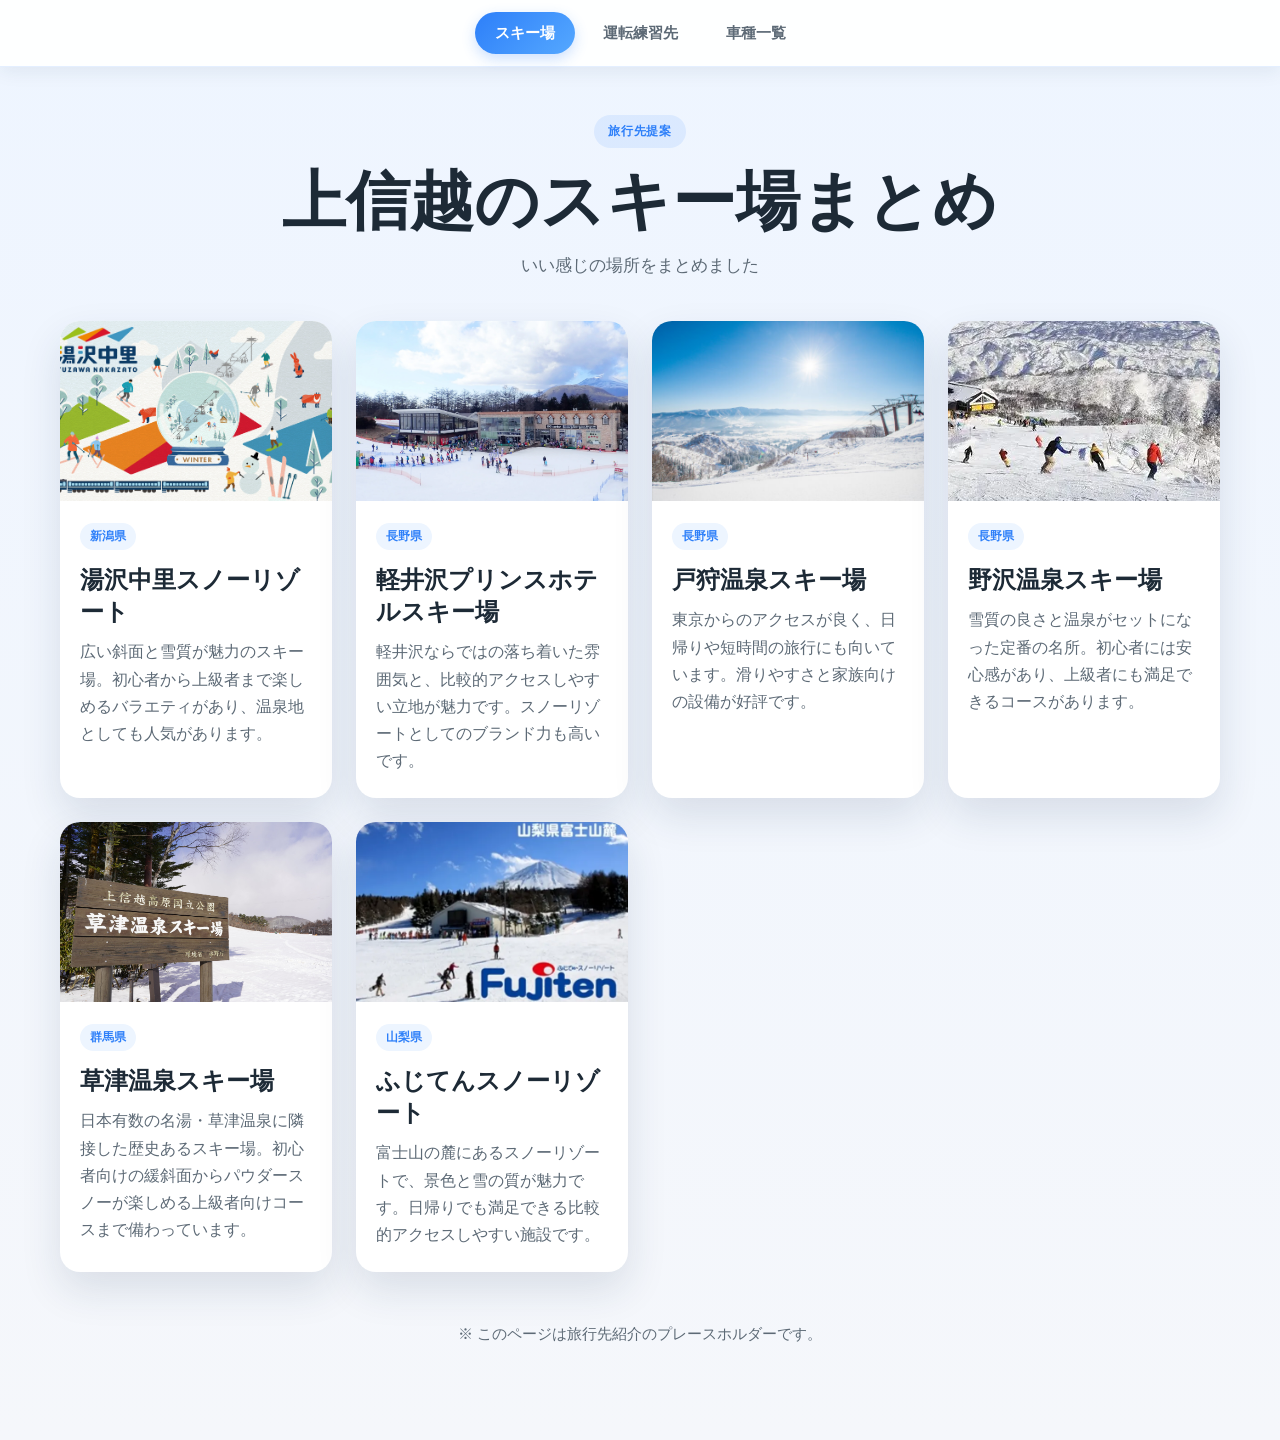
<file: index.html>
<!DOCTYPE html>
<html lang="ja">
  <head>
    <meta charset="UTF-8" />
    <meta name="viewport" content="width=device-width, initial-scale=1.0" />
    <title>スキー・スノボ旅行計画</title>
    <link rel="stylesheet" href="style/style.css" />
  </head>
  <body>
    <nav class="nav-links" aria-label="サイトナビゲーション">
      <a href="index.html" class="nav-item active" aria-current="page">スキー場</a>
      <a href="driving_locations.html" class="nav-item">運転練習先</a>
      <a href="vehicle_lineup.html" class="nav-item">車種一覧</a>
    </nav>

    <main class="container">
      <section class="hero">
        <span class="eyebrow">旅行先提案</span>
        <h1>上信越のスキー場まとめ</h1>
        <p class="lead">いい感じの場所をまとめました</p>
      </section>

      <section class="grid" aria-label="旅行先一覧">
        <article
          class="card"
          tabindex="0"
          data-name="湯沢中里スノーリゾート"
          data-tag="新潟県"
          data-summary="広い斜面と雪質が魅力のスキー場。初心者から上級者まで楽しめるバラエティがあり、温泉地としても人気があります。"
          data-season="おすすめ時期：12月〜3月"
          data-audience="向いている人：雪質と温泉を重視したい人"
          data-map="湯沢中里スノーリゾート"
          data-url="https://www.yuzawa-nakazato.com/"
        >
          <img class="photo" src="images/yuzawanakazato.jpg" alt="湯沢中里スノーリゾートのゲレンデ" />
          <div class="content">
            <span class="tag">新潟県</span>
            <h2>湯沢中里スノーリゾート</h2>
            <p>広い斜面と雪質が魅力のスキー場。初心者から上級者まで楽しめるバラエティがあり、温泉地としても人気があります。</p>
          </div>
        </article>

        <article
          class="card"
          tabindex="0"
          data-name="軽井沢プリンスホテルスキー場"
          data-tag="長野県"
          data-summary="軽井沢ならではの落ち着いた雰囲気と、比較的アクセスしやすい立地が魅力です。スノーリゾートとしてのブランド力も高いです。"
          data-season="おすすめ時期：12月〜2月"
          data-audience="向いている人：アクセスの良さと上質なリゾート感を重視したい人"
          data-map="軽井沢プリンスホテルスキー場"
          data-url="https://www.princehotels.co.jp/ski/karuizawa/"
        >
          <img class="photo" src="images/karuizawaski.webp" alt="軽井沢プリンスホテルスキー場の風景" />
          <div class="content">
            <span class="tag">長野県</span>
            <h2>軽井沢プリンスホテルスキー場</h2>
            <p>軽井沢ならではの落ち着いた雰囲気と、比較的アクセスしやすい立地が魅力です。スノーリゾートとしてのブランド力も高いです。</p>
          </div>
        </article>

        <article
          class="card"
          tabindex="0"
          data-name="戸狩温泉スキー場"
          data-tag="長野県"
          data-summary="東京からのアクセスが良く、日帰りや短時間の旅行にも向いています。滑りやすさと家族向けの設備が好評です。"
          data-season="おすすめ時期：12月〜3月"
          data-audience="向いている人：手軽に行けて、家族連れでも楽しめるスポットがほしい人"
          data-map="戸狩温泉スキー場"
          data-url="https://togari.jp/winter/"
        >
          <img class="photo" src="images/togariski.jpg" alt="戸狩温泉スキー場の風景" />
          <div class="content">
            <span class="tag">長野県</span>
            <h2>戸狩温泉スキー場</h2>
            <p>東京からのアクセスが良く、日帰りや短時間の旅行にも向いています。滑りやすさと家族向けの設備が好評です。</p>
          </div>
        </article>

        <article
          class="card"
          tabindex="0"
          data-name="野沢温泉スキー場"
          data-tag="長野県"
          data-summary="雪質の良さと温泉がセットになった定番の名所。初心者には安心感があり、上級者にも満足できるコースがあります。"
          data-season="おすすめ時期：12月〜3月"
          data-audience="向いている人：雪質と温泉の両方を楽しみたい人"
          data-map="野沢温泉スキー場"
          data-url="https://www.nozawaski.com/"
        >
          <img class="photo" src="images/nozawaski.webp" alt="野沢温泉スキー場の風景" />
          <div class="content">
            <span class="tag">長野県</span>
            <h2>野沢温泉スキー場</h2>
            <p>雪質の良さと温泉がセットになった定番の名所。初心者には安心感があり、上級者にも満足できるコースがあります。</p>
          </div>
        </article>

        
        <article
          class="card"
          tabindex="0"
          data-name="草津温泉スキー場"
          data-tag="群馬県"
          data-summary="日本有数の名湯・草津温泉に隣接した歴史あるスキー場。初心者向けの緩斜面からパウダースノーが楽しめる上級者向けコースまで備わっています。"
          data-season="おすすめ時期：12月〜3月"
          data-audience="向いている人：スキー・スノボと本格的な温泉街巡りを同時に楽しみたい人"
          data-map="草津温泉スキー場"
          data-url="https://www.kusatsu-onsen.ne.jp/ski/"
        >
          <img class="photo" src="images/id15195.jpg" alt="草津温泉スキー場の風景" />
          <div class="content">
            <span class="tag">群馬県</span>
            <h2>草津温泉スキー場</h2>
            <p>日本有数の名湯・草津温泉に隣接した歴史あるスキー場。初心者向けの緩斜面からパウダースノーが楽しめる上級者向けコースまで備わっています。</p>
          </div>
        </article>


        <article
          class="card"
          tabindex="0"
          data-name="ふじてんスノーリゾート"
          data-tag="山梨県"
          data-summary="富士山の麓にあるスノーリゾートで、景色と雪の質が魅力です。日帰りでも満足できる比較的アクセスしやすい施設です。"
          data-season="おすすめ時期：12月〜3月"
          data-audience="向いている人：景色と手軽さの両方を重視したい人"
          data-map="ふじてんスノーリゾート"
          data-url="https://www.fujiten.net/"
        >
          <img class="photo" src="images/fujitensnow.webp" alt="ふじてんスノーリゾートの風景" />
          <div class="content">
            <span class="tag">山梨県</span>
            <h2>ふじてんスノーリゾート</h2>
            <p>富士山の麓にあるスノーリゾートで、景色と雪の質が魅力です。日帰りでも満足できる比較的アクセスしやすい施設です。</p>
          </div>
        </article>
      </section>

      <p class="footer-note">※ このページは旅行先紹介のプレースホルダーです。</p>
    </main>

    <div class="modal-overlay" id="detailModal" aria-hidden="true">
      <div class="modal-panel" role="dialog" aria-modal="true" aria-labelledby="modalTitle">
        <button class="modal-close" type="button" aria-label="閉じる">×</button>

        <div class="modal-visual">
          <img class="modal-image" id="modalImage" alt="" />
        </div>

        <div class="modal-content">
          <span class="tag modal-tag" id="modalTag">自然</span>
          <h2 id="modalTitle">北海道</h2>
          <p id="modalSummary">大自然と温泉、海鮮グルメが魅力...</p>

          <div class="modal-columns">
            <div class="map-frame">
              <iframe
                id="modalMap"
                title="Googleマップ"
                loading="eager"
                referrerpolicy="no-referrer-when-downgrade"
                allowfullscreen
              ></iframe>
            </div>

            <div class="modal-links">
              <p id="modalSeason">おすすめ時期：12月〜2月</p>
              <p id="modalAudience">向いている人：雪景色と温泉を楽しみたい人</p>
              <a id="modalLink" href="#" target="_blank" rel="noreferrer">公式サイトを見る</a>
            </div>
          </div>
        </div>
      </div>
    </div>

    <script>
      const modal = document.getElementById('detailModal');
      const modalTag = document.getElementById('modalTag');
      const modalTitle = document.getElementById('modalTitle');
      const modalSummary = document.getElementById('modalSummary');
      const modalSeason = document.getElementById('modalSeason');
      const modalAudience = document.getElementById('modalAudience');
      const modalMap = document.getElementById('modalMap');
      const modalLink = document.getElementById('modalLink');
      const modalImage = document.getElementById('modalImage');
      const modalClose = document.querySelector('.modal-close');
      const cards = document.querySelectorAll('.card');
      let lastFocusedElement = null;

      function openModal(card) {
        lastFocusedElement = document.activeElement;
        modalTag.textContent = card.dataset.tag;
        modalTitle.textContent = card.dataset.name;
        modalSummary.textContent = card.dataset.summary;
        modalSeason.textContent = card.dataset.season;
        modalAudience.textContent = card.dataset.audience;
        const cardImage = card.querySelector('.photo');
        modalImage.src = cardImage.src;
        modalImage.alt = cardImage.alt;
        modalLink.href = card.dataset.url;
        modal.classList.add('is-visible');
        modal.setAttribute('aria-hidden', 'false');
        modalMap.src = `https://www.google.com/maps?q=${encodeURIComponent(card.dataset.map)}&output=embed`;
        modalClose.focus();
      }

      function closeModal() {
        modal.classList.remove('is-visible');
        modal.setAttribute('aria-hidden', 'true');

        if (lastFocusedElement) {
          lastFocusedElement.focus();
        }
      }

      cards.forEach((card) => {
        card.addEventListener('click', () => openModal(card));
        card.addEventListener('keydown', (event) => {
          if (event.key === 'Enter' || event.key === ' ') {
            event.preventDefault();
            openModal(card);
          }
        });
      });

      modalClose.addEventListener('click', closeModal);
      modal.addEventListener('click', (event) => {
        if (event.target === modal) {
          closeModal();
        }
      });

      document.addEventListener('keydown', (event) => {
        if (event.key === 'Escape' && modal.classList.contains('is-visible')) {
          closeModal();
        }
      });
    </script>
  </body>
</html>
</file>
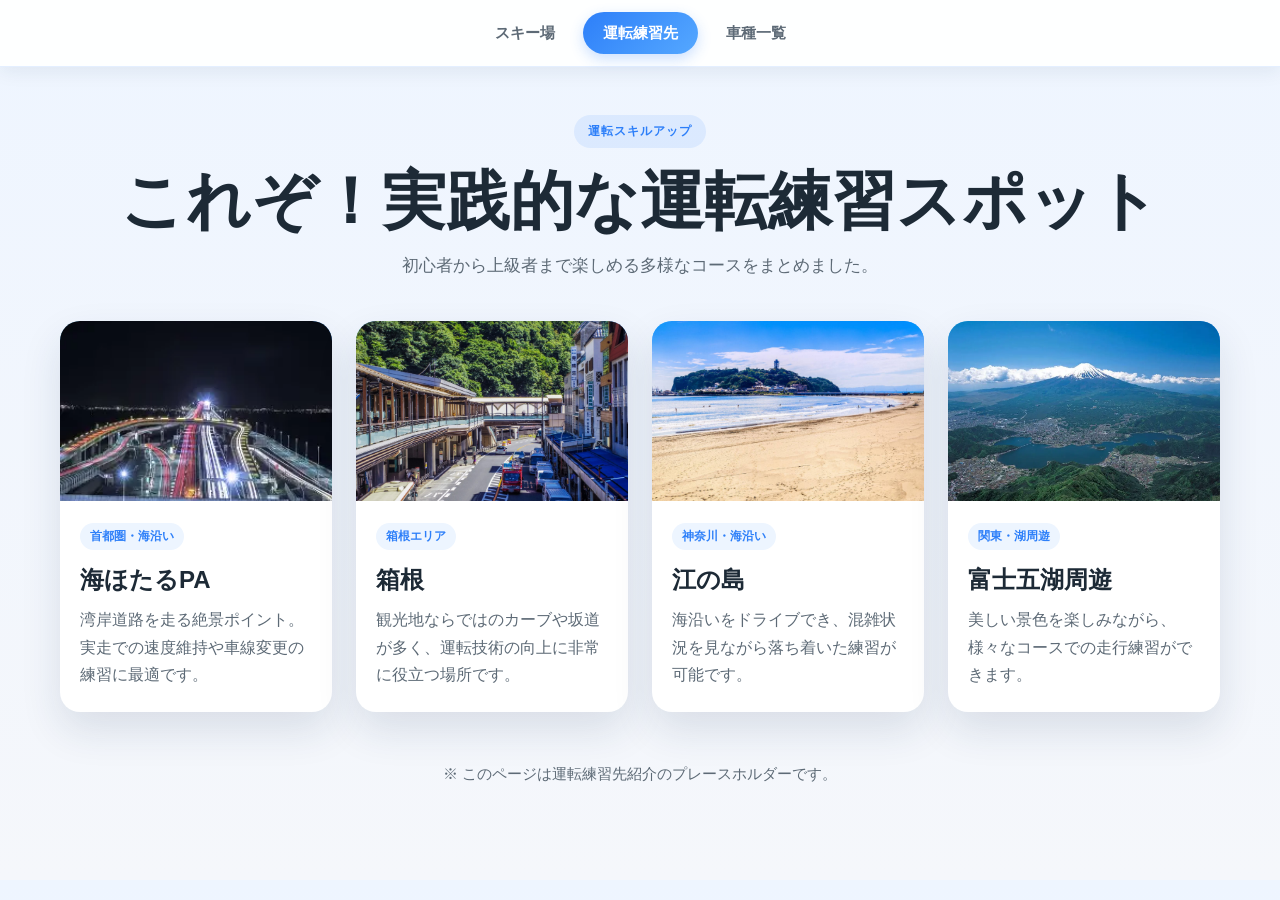
<file: driving_locations.html>
<!DOCTYPE html>
<html lang="ja">
  <head>
    <meta charset="UTF-8" />
    <meta name="viewport" content="width=device-width, initial-scale=1.0" />
    <title>運転練習先一覧</title>
    <link rel="stylesheet" href="style/style.css" />
  </head>
  <body class="page-body">
    <nav class="nav-links" aria-label="サイトナビゲーション">
      <a href="index.html" class="nav-item">スキー場</a>
      <a href="driving_locations.html" class="nav-item active" aria-current="page">運転練習先</a>
      <a href="vehicle_lineup.html" class="nav-item">車種一覧</a>
    </nav>

    <main class="container">
      <section class="hero">
        <span class="eyebrow">運転スキルアップ</span>
        <h1>これぞ！実践的な運転練習スポット</h1>
        <p class="lead">初心者から上級者まで楽しめる多様なコースをまとめました。</p>
      </section>

      <section class="grid" aria-label="練習場所一覧">
        <!-- 海ほたるPA -->
        <article
          class="card"
          tabindex="0"
          data-name="海ほたるPA"
          data-tag="首都圏・海沿い"
          data-summary="東京湾を走る絶景スポット。車線変更や速度維持など、実走での慣れに最適です。"
          data-season="年間を通して推奨"
          data-audience="向いている人：都心に近い場所で実走経験を積みたい人"
          data-map="海ほたるPA"
          data-url="https://www.tokyo-wan.com/"
        >
          <img class="photo" src="images/umihotaru.webp" alt="海ほたるPAと東京湾の風景" />
          <div class="content">
            <span class="tag">首都圏・海沿い</span>
            <h2>海ほたるPA</h2>
            <p>湾岸道路を走る絶景ポイント。実走での速度維持や車線変更の練習に最適です。</p>
          </div>
        </article>

        <!-- 箱根 -->
        <article
          class="card"
          tabindex="0"
          data-name="箱根"
          data-tag="箱根エリア"
          data-summary="観光地として有名ですが、カーブや坂道、交通量の変化など、多様な運転シチュエーションを経験できます。"
          data-season="年間を通して推奨"
          data-audience="向いている人：様々な勾配やカーブに対応したい人"
          data-map="箱根"
          data-url="https://www.hakone.co.jp/"
        >
          <img class="photo" src="images/hakone.jpg" alt="箱根の風景" />
          <div class="content">
            <span class="tag">箱根エリア</span>
            <h2>箱根</h2>
            <p>観光地ならではのカーブや坂道が多く、運転技術の向上に非常に役立つ場所です。</p>
          </div>
        </article>

        <!-- 江の島 -->
        <article
          class="card"
          tabindex="0"
          data-name="江の島"
          data-tag="神奈川・海沿い"
          data-summary="比較的短い距離で、海沿いの道や人通りの少ない区間を走り、運転に慣れるのに適しています。"
          data-season="年間を通して推奨"
          data-audience="向いている人：気軽に海沿いの運転を試したい人"
          data-map="江の島"
          data-url="https://www.enoshima-island.jp/"
        >
          <img class="photo" src="images/enoshima.jpg" alt="江の島の風景" />
          <div class="content">
            <span class="tag">神奈川・海沿い</span>
            <h2>江の島</h2>
            <p>海沿いをドライブでき、混雑状況を見ながら落ち着いた練習が可能です。</p>
          </div>
        </article>

        <!-- 富士五湖周遊 -->
        <article
          class="card"
          tabindex="0"
          data-name="富士五湖周遊"
          data-tag="関東・湖周遊"
          data-summary="湖を巡る道は、直線的な運転から、湖岸のカーブ、交通量の変化まで、バランスの取れた練習ができます。"
          data-season="年間を通して推奨"
          data-audience="向いている人：長めのコースで全体の運転力を試したい人"
          data-map="富士五湖周遊"
          data-url="https://www.fujiko.com/"
        >
          <img class="photo" src="images/fujigoko.webp" alt="富士五湖と富士山の風景" />
          <div class="content">
            <span class="tag">関東・湖周遊</span>
            <h2>富士五湖周遊</h2>
            <p>美しい景色を楽しみながら、様々なコースでの走行練習ができます。</p>
          </div>
        </article>
      </section>

      <p class="footer-note">※ このページは運転練習先紹介のプレースホルダーです。</p>
    </main>
    <!-- モーダル部分は共通利用のため省略 -->
  </body>
</html>
</file>
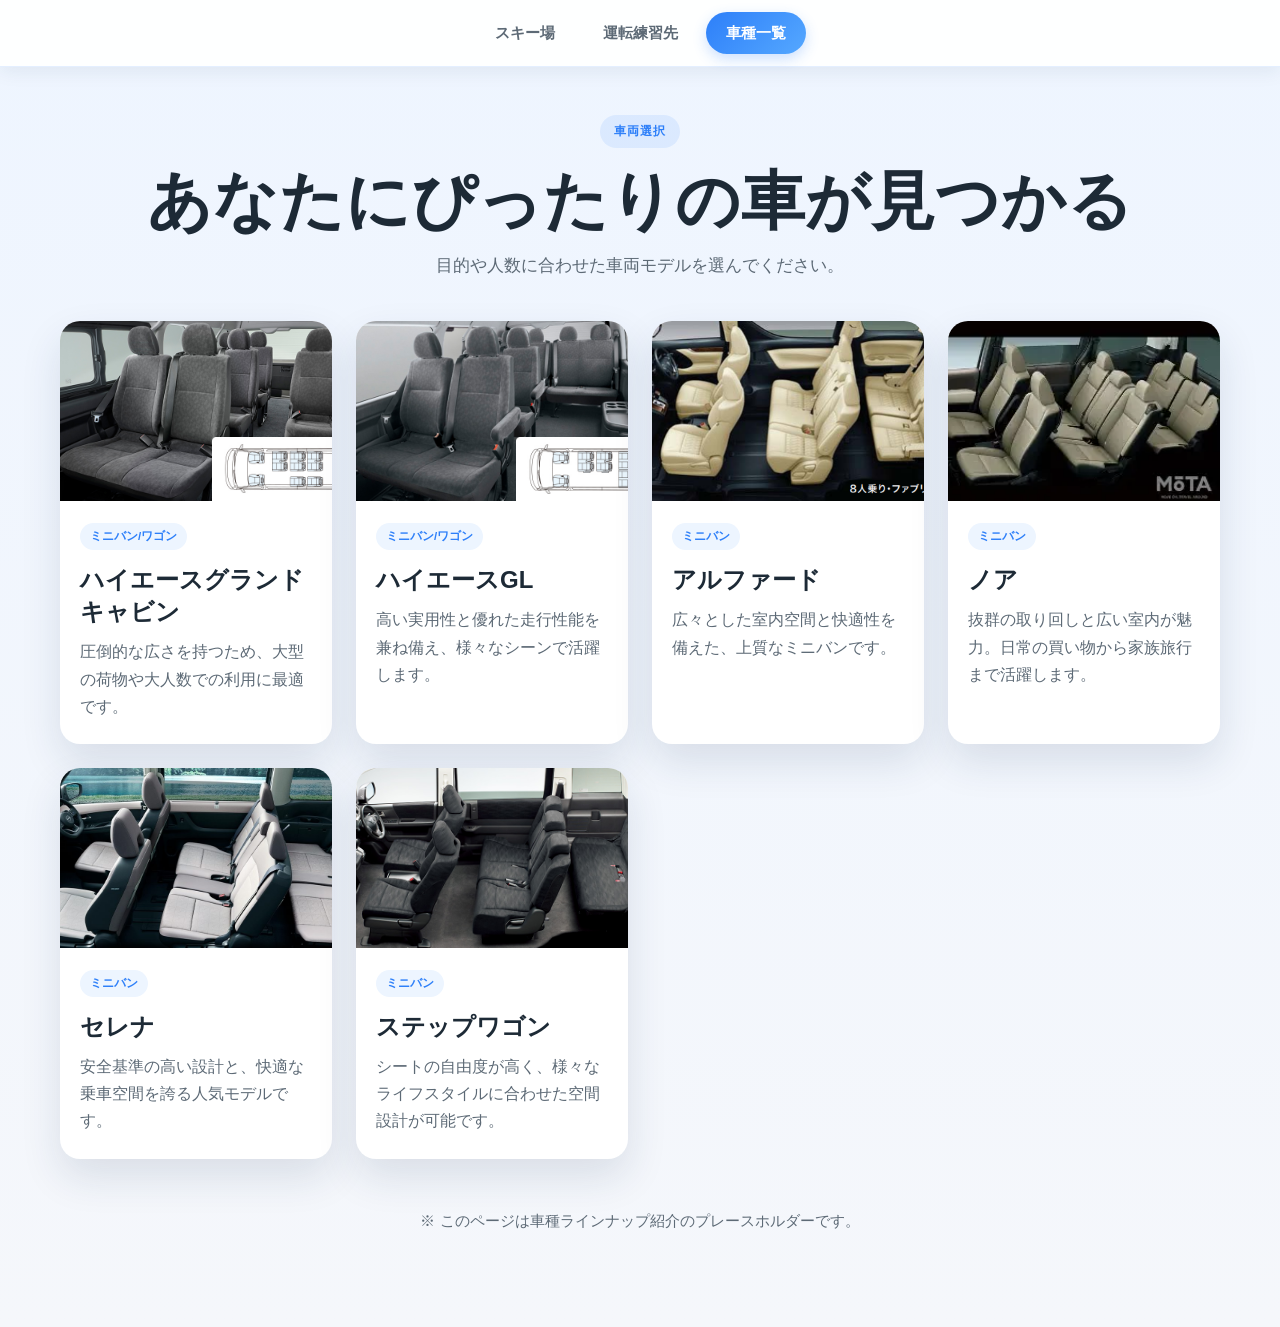
<file: vehicle_lineup.html>
<!DOCTYPE html>
<html lang="ja">
  <head>
    <meta charset="UTF-8" />
    <meta name="viewport" content="width=device-width, initial-scale=1.0" />
    <title>車種ラインナップ</title>
    <link rel="stylesheet" href="style/style.css" />
  </head>
  <body class="page-body">
    <nav class="nav-links" aria-label="サイトナビゲーション">
      <a href="index.html" class="nav-item">スキー場</a>
      <a href="driving_locations.html" class="nav-item">運転練習先</a>
      <a href="vehicle_lineup.html" class="nav-item active" aria-current="page">車種一覧</a>
    </nav>

    <main class="container">
      <section class="hero">
        <span class="eyebrow">車両選択</span>
        <h1>あなたにぴったりの車が見つかる</h1>
        <p class="lead">目的や人数に合わせた車両モデルを選んでください。</p>
      </section>

      <section class="grid" aria-label="車種一覧">
        <!-- ハイエースグランドキャビン -->
        <article
          class="card"
          tabindex="0"
          data-name="ハイエースグランドキャビン"
          data-tag="ミニバン/ワゴン"
          data-summary="広大な室内空間と高い積載性が魅力。大人数での移動やキャンプなど、用途に柔軟に対応できます。"
          data-season="通年"
          data-audience="向いている人：大人数や荷物が多いレジャーに向いている人"
          data-map="ハイエースグランドキャビン"
          data-url="https://www.toyota.car/hiace-grand-cabin/"
        >
          <img class="photo" src="images/grandcabin.jpg" alt="ハイエースグランドキャビン" />
          <div class="content">
            <span class="tag">ミニバン/ワゴン</span>
            <h2>ハイエースグランドキャビン</h2>
            <p>圧倒的な広さを持つため、大型の荷物や大人数での利用に最適です。</p>
          </div>
        </article>

        <!-- ハイエースGL -->
        <article
          class="card"
          tabindex="0"
          data-name="ハイエースGL"
          data-tag="ミニバン/ワゴン"
          data-summary="標準的なサイズ感と高い積載性を両立。実用性と走行性能のバランスが取れたモデルです。"
          data-season="通年"
          data-audience="向いている人：バランスの良い実用車を求めるファミリーカーに向いている人"
          data-map="ハイエースGL"
          data-url="https://www.toyota.car/hiace-gl/"
        >
          <img class="photo" src="images/hiaceGL.jpg" alt="ハイエースGL" />
          <div class="content">
            <span class="tag">ミニバン/ワゴン</span>
            <h2>ハイエースGL</h2>
            <p>高い実用性と優れた走行性能を兼ね備え、様々なシーンで活躍します。</p>
          </div>
        </article>

        <!-- アルファード -->
        <article
          class="card"
          tabindex="0"
          data-name="アルファード"
          data-tag="ミニバン"
          data-summary="ゆとりある室内空間と上質な乗り心地が魅力のミニバンです。"
          data-season="通年"
          data-audience="向いている人：快適な移動空間を重視したい人"
          data-map="アルファード"
          data-url="https://toyota.jp/alphard/"
        >
          <img class="photo" src="images/alphard.png" alt="アルファード" />
          <div class="content">
            <span class="tag">ミニバン</span>
            <h2>アルファード</h2>
            <p>広々とした室内空間と快適性を備えた、上質なミニバンです。</p>
          </div>
        </article>

        <!-- ノア -->
        <article
          class="card"
          tabindex="0"
          data-name="ノア"
          data-tag="ミニバン"
          data-summary="日本の多様なライフスタイルに合わせた、使いやすさが特徴の車種です。取り回しが良く、街乗りから長距離まで快適です。"
          data-season="通年"
          data-audience="向いている人：日常的な利用が多く、使いやすさを重視したい人"
          data-map="ノア"
          data-url="https://www.toyota.car/noah/"
        >
          <img class="photo" src="images/noah.webp" alt="ノア" />
          <div class="content">
            <span class="tag">ミニバン</span>
            <h2>ノア</h2>
            <p>抜群の取り回しと広い室内が魅力。日常の買い物から家族旅行まで活躍します。</p>
          </div>
        </article>

        <!-- セレナ -->
        <article
          class="card"
          tabindex="0"
          data-name="セレナ"
          data-tag="ミニバン"
          data-summary="高い安全性と燃費性能を両立。家族構成や利用シーンに合わせて、理想的な選択肢となるモデルです。"
          data-season="通年"
          data-audience="向いている人：安全性と経済性を両立させたいファミリーカーを探している人"
          data-map="セレナ"
          data-url="https://www.nissan.co.jp/vehicles/mini-van/serena/"
        >
          <img class="photo" src="images/serena.jpg" alt="セレナ" />
          <div class="content">
            <span class="tag">ミニバン</span>
            <h2>セレナ</h2>
            <p>安全基準の高い設計と、快適な乗車空間を誇る人気モデルです。</p>
          </div>
        </article>

        <!-- ステップワゴン -->
        <article
          class="card"
          tabindex="0"
          data-name="ステップワゴン"
          data-tag="ミニバン"
          data-summary="多彩なシートアレンジと高い実用性が売りの車種。趣味や趣味の道具など、持ち物の量に合わせて空間を設計できます。"
          data-season="通年"
          data-audience="向いている人：荷物の積載計画性が高く、多様な空間利用をしたい人"
          data-map="ステップワゴン"
          data-url="https://www.honda.co.jp/swagon/"
        >
          <img class="photo" src="images/stepwgn.jpg" alt="ステップワゴン" />
          <div class="content">
            <span class="tag">ミニバン</span>
            <h2>ステップワゴン</h2>
            <p>シートの自由度が高く、様々なライフスタイルに合わせた空間設計が可能です。</p>
          </div>
        </article>
      </section>

      <p class="footer-note">※ このページは車種ラインナップ紹介のプレースホルダーです。</p>
    </main>
    <!-- モーダル部分は共通利用のため省略 -->
  </body>
</html>
</file>
<file: style/style.css>
:root {
  --bg: #f5f7fb;
  --card: #ffffff;
  --text: #1d2a36;
  --muted: #5d6a76;
  --accent: #2d7ff9;
  --accent-2: #7ed0ff;
  --shadow: 0 18px 40px rgba(28, 52, 82, 0.12);
}

* {
  box-sizing: border-box;
}

body {
  margin: 0;
  font-family: "Segoe UI", "Hiragino Sans", "Yu Gothic", sans-serif;
  background: linear-gradient(180deg, #eef5ff 0%, var(--bg) 100%);
  color: var(--text);
}

.nav-links {
  position: sticky;
  top: 0;
  z-index: 100;
  display: flex;
  justify-content: center;
  gap: 8px;
  padding: 12px 20px;
  background: rgba(255, 255, 255, 0.92);
  border-bottom: 1px solid rgba(45, 127, 249, 0.12);
  box-shadow: 0 4px 18px rgba(28, 52, 82, 0.08);
  backdrop-filter: blur(12px);
}

.nav-item {
  display: inline-flex;
  align-items: center;
  justify-content: center;
  min-height: 42px;
  padding: 10px 20px;
  border-radius: 999px;
  color: var(--muted);
  font-size: 0.95rem;
  font-weight: 700;
  text-decoration: none;
  transition: color 0.2s ease, background-color 0.2s ease, transform 0.2s ease;
}

.nav-item:hover {
  color: var(--accent);
  background: #edf5ff;
  transform: translateY(-1px);
}

.nav-item.active {
  color: #fff;
  background: linear-gradient(135deg, var(--accent), #55a8ff);
  box-shadow: 0 5px 14px rgba(45, 127, 249, 0.24);
}

.nav-item:focus-visible {
  outline: 3px solid rgba(45, 127, 249, 0.35);
  outline-offset: 3px;
}

.container {
  max-width: 1200px;
  margin: 0 auto;
  padding: 48px 20px 80px;
}

.hero {
  text-align: center;
  margin-bottom: 40px;
}

.eyebrow {
  display: inline-block;
  background: rgba(45, 127, 249, 0.1);
  color: var(--accent);
  padding: 8px 14px;
  border-radius: 999px;
  font-size: 0.76rem;
  font-weight: 700;
  letter-spacing: 0.08em;
  text-transform: uppercase;
}

h1 {
  margin: 18px 0 14px;
  font-size: clamp(2.2rem, 5vw, 4rem);
  line-height: 1.1;
}

.lead {
  max-width: 720px;
  margin: 0 auto;
  color: var(--muted);
  font-size: 1.08rem;
  line-height: 1.8;
}

.grid {
  display: grid;
  grid-template-columns: repeat(auto-fit, minmax(220px, 1fr));
  gap: 24px;
  margin-top: 36px;
}

.card {
  background: var(--card);
  border-radius: 20px;
  overflow: hidden;
  box-shadow: var(--shadow);
  transition: transform 0.2s ease, box-shadow 0.2s ease;
  cursor: pointer;
}

.card:hover {
  transform: translateY(-4px);
  box-shadow: 0 22px 40px rgba(28, 52, 82, 0.16);
}

.card:focus-visible {
  outline: 3px solid rgba(45, 127, 249, 0.28);
  outline-offset: 2px;
}

.photo {
  display: block;
  width: 100%;
  height: 180px;
  object-fit: cover;
  object-position: center;
  background: linear-gradient(135deg, var(--accent-2), var(--accent));
}

.content {
  padding: 22px 20px 24px;
}

.tag {
  display: inline-block;
  padding: 6px 10px;
  border-radius: 999px;
  background: #edf5ff;
  color: var(--accent);
  font-size: 0.72rem;
  font-weight: 700;
}

h2 {
  margin: 14px 0 10px;
  font-size: 1.5rem;
}

.content p {
  margin: 0;
  color: var(--muted);
  line-height: 1.7;
}

.footer-note {
  margin-top: 52px;
  text-align: center;
  font-size: 0.95rem;
  color: var(--muted);
}

.modal-overlay {
  position: fixed;
  inset: 0;
  display: none;
  align-items: center;
  justify-content: center;
  padding: 24px;
  background: rgba(12, 19, 30, 0.72);
  z-index: 1000;
}

.modal-overlay.is-visible {
  display: flex;
}

.modal-panel {
  position: relative;
  width: min(1100px, 100%);
  max-height: 90vh;
  overflow: auto;
  background: #fff;
  border-radius: 28px;
  box-shadow: 0 32px 80px rgba(15, 23, 42, 0.35);
}

.modal-close {
  position: absolute;
  top: 18px;
  right: 18px;
  width: 42px;
  height: 42px;
  border: none;
  border-radius: 50%;
  background: rgba(255, 255, 255, 0.9);
  color: var(--text);
  font-size: 2rem;
  line-height: 1;
  cursor: pointer;
  z-index: 2;
}

.modal-visual {
  display: flex;
  align-items: center;
  justify-content: center;
  background: #eaf2fc;
}

.modal-image {
  display: block;
  max-width: 100%;
  max-height: min(52vh, 560px);
  width: auto;
  height: auto;
  object-fit: contain;
}

.modal-content {
  padding: 28px 30px 32px;
}

.modal-tag {
  margin-bottom: 12px;
}

.modal-content h2 {
  margin: 0 0 12px;
  font-size: clamp(2rem, 4vw, 2.6rem);
}

.modal-content > p {
  margin: 0 0 22px;
  color: var(--muted);
  line-height: 1.8;
  font-size: 1.04rem;
}

.modal-columns {
  display: grid;
  grid-template-columns: 1.4fr 0.85fr;
  gap: 24px;
  align-items: start;
}

.map-frame {
  width: 100%;
  min-height: 320px;
  border-radius: 18px;
  overflow: hidden;
  border: 1px solid rgba(45, 127, 249, 0.12);
}

.map-frame iframe {
  width: 100%;
  height: 320px;
  min-height: 320px;
  border: 0;
}

.modal-links {
  background: #f7faff;
  border-radius: 18px;
  padding: 20px;
}

.modal-links p {
  margin: 0 0 14px;
  color: var(--muted);
  line-height: 1.7;
}

.modal-links a {
  display: inline-block;
  padding: 12px 18px;
  border-radius: 12px;
  background: var(--accent);
  color: #fff;
  text-decoration: none;
  font-weight: 700;
}

@media (max-width: 700px) {
  .nav-links {
    gap: 4px;
    padding: 10px 8px;
  }

  .nav-item {
    min-height: 40px;
    padding: 9px 12px;
    font-size: 0.88rem;
  }

  .modal-columns {
    grid-template-columns: 1fr;
  }

  .modal-image {
    max-height: 40vh;
  }

  .modal-content {
    padding: 22px 18px 24px;
  }
}

@media (max-width: 360px) {
  .nav-links {
    gap: 2px;
    padding-inline: 4px;
  }

  .nav-item {
    padding-inline: 8px;
    font-size: 0.82rem;
  }
}
</file>
